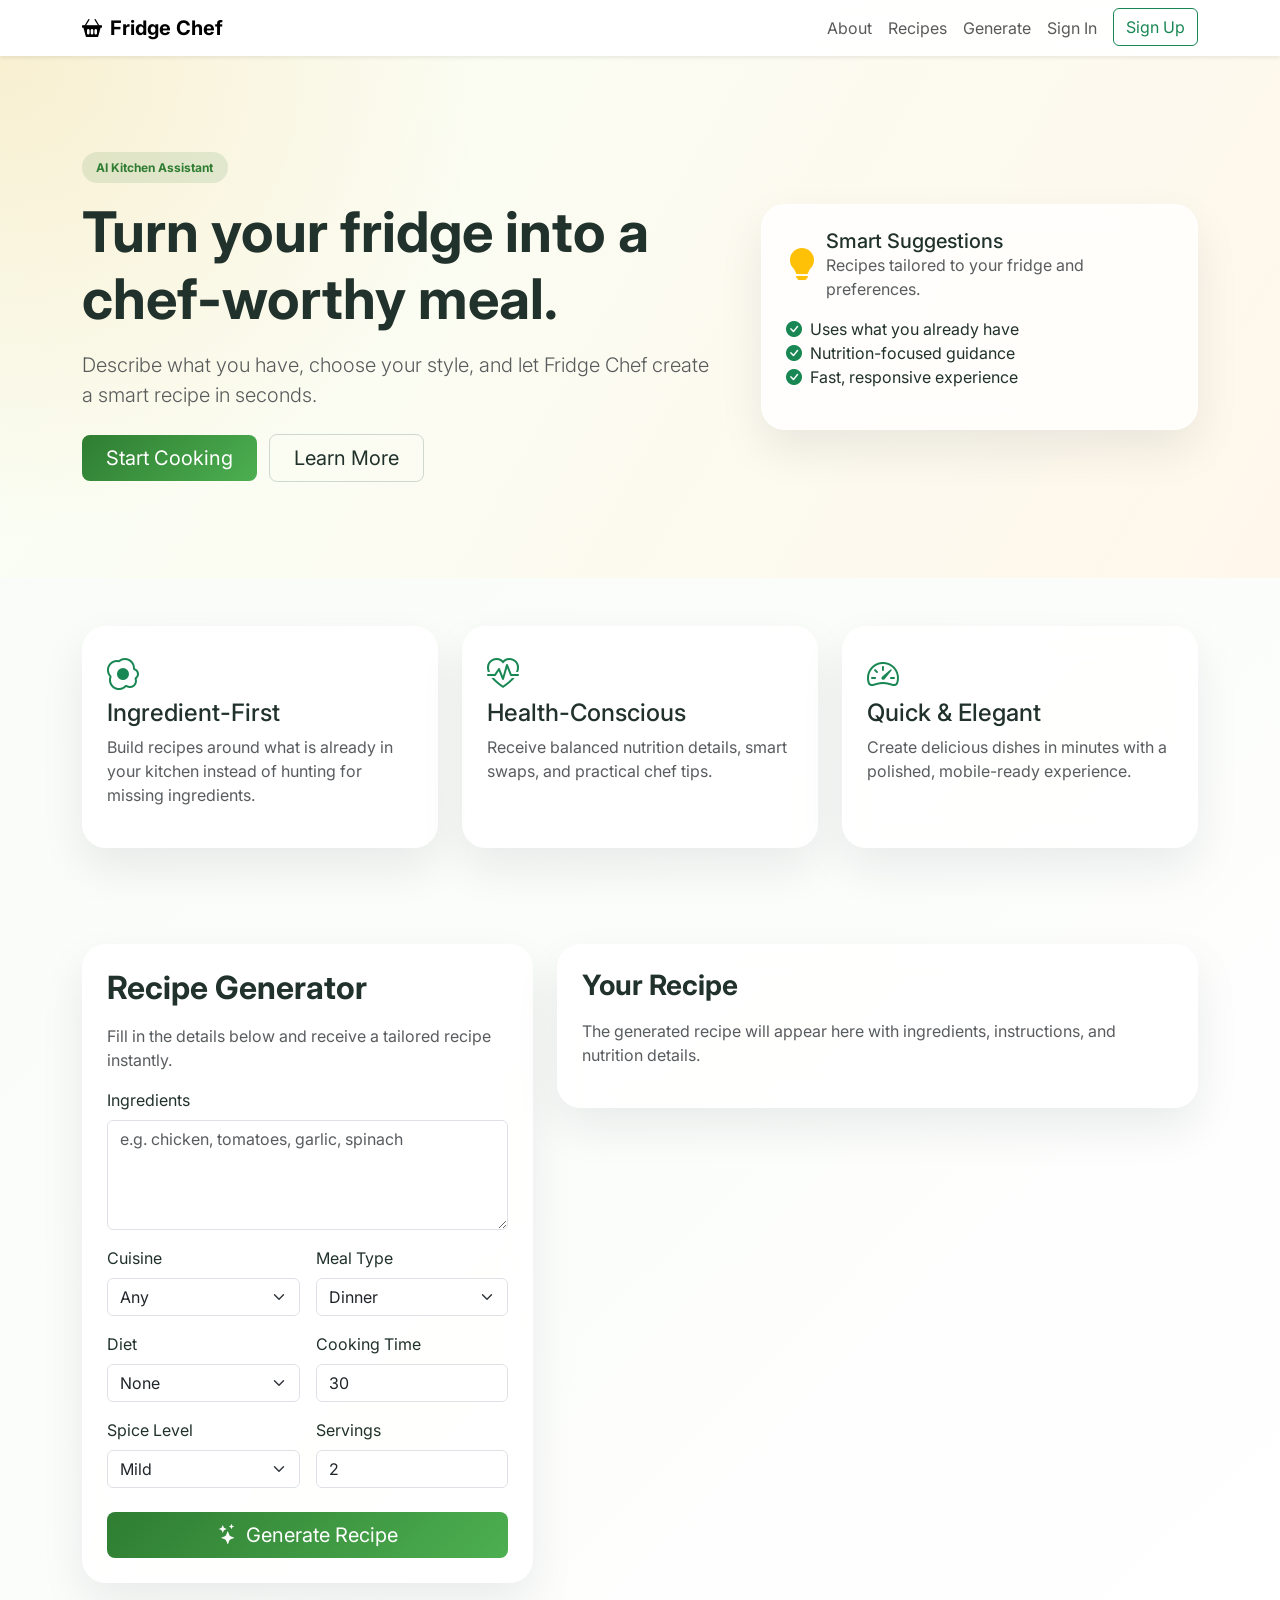
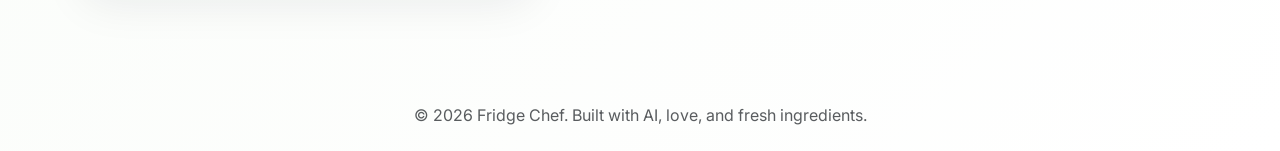
<file: frontend/index.html>
<!DOCTYPE html>
<html lang="en">
  <head>
    <meta charset="UTF-8" />
    <meta name="viewport" content="width=device-width, initial-scale=1.0" />
    <title>Fridge Chef</title>
    <meta name="description" content="Turn your fridge ingredients into delicious recipes with AI." />
    <link href="https://cdn.jsdelivr.net/npm/bootstrap@5.3.3/dist/css/bootstrap.min.css" rel="stylesheet" />
    <link href="https://cdn.jsdelivr.net/npm/bootstrap-icons@1.11.3/font/bootstrap-icons.css" rel="stylesheet" />
    <link rel="preconnect" href="https://fonts.googleapis.com" />
    <link rel="preconnect" href="https://fonts.gstatic.com" crossorigin />
    <link href="https://fonts.googleapis.com/css2?family=Inter:wght@400;500;600;700;800&display=swap" rel="stylesheet" />
    <link rel="stylesheet" href="style.css" />
  </head>
  <body>
    <nav class="navbar navbar-expand-lg navbar-light sticky-top shadow-sm">
      <div class="container">
        <a class="navbar-brand fw-bold" href="index.html"><i class="bi bi-basket2-fill me-2"></i>Fridge Chef</a>
        <button class="navbar-toggler" type="button" data-bs-toggle="collapse" data-bs-target="#navbarNav">
          <span class="navbar-toggler-icon"></span>
        </button>
        <div class="collapse navbar-collapse" id="navbarNav">
          <ul class="navbar-nav ms-auto">
            <li class="nav-item"><a class="nav-link" href="#about">About</a></li>
            <li class="nav-item"><a class="nav-link" href="#generator">Recipes</a></li>
            <li class="nav-item"><a class="nav-link" href="auth.html">Generate</a></li>
            <li class="nav-item"><a class="nav-link" href="auth.html">Sign In</a></li>
            <li class="nav-item"><a class="btn btn-outline-success ms-2" href="signup.html">Sign Up</a></li>
          </ul>
        </div>
      </div>
    </nav>

    <header class="hero-section py-5">
      <div class="container py-5">
        <div class="row align-items-center g-5">
          <div class="col-lg-7">
            <span class="badge rounded-pill mb-3">AI Kitchen Assistant</span>
            <h1 class="display-4 fw-bold mb-3">Turn your fridge into a chef-worthy meal.</h1>
            <p class="lead text-muted mb-4">Describe what you have, choose your style, and let Fridge Chef create a smart recipe in seconds.</p>
            <a href="auth.html" class="btn btn-primary btn-lg px-4 me-2">Start Cooking</a>
            <a href="#about" class="btn btn-outline-secondary btn-lg px-4">Learn More</a>
          </div>
          <div class="col-lg-5">
            <div class="glass-card p-4">
              <div class="d-flex align-items-center mb-3">
                <i class="bi bi-lightbulb-fill fs-2 text-warning me-2"></i>
                <div>
                  <h5 class="mb-0">Smart Suggestions</h5>
                  <p class="text-muted mb-0">Recipes tailored to your fridge and preferences.</p>
                </div>
              </div>
              <ul class="list-unstyled">
                <li><i class="bi bi-check-circle-fill text-success me-2"></i>Uses what you already have</li>
                <li><i class="bi bi-check-circle-fill text-success me-2"></i>Nutrition-focused guidance</li>
                <li><i class="bi bi-check-circle-fill text-success me-2"></i>Fast, responsive experience</li>
              </ul>
            </div>
          </div>
        </div>
      </div>
    </header>

    <main>
      <section id="about" class="py-5">
        <div class="container">
          <div class="row g-4">
            <div class="col-md-4">
              <div class="info-card h-100 p-4">
                <i class="bi bi-egg-fried fs-2 text-success mb-3"></i>
                <h4>Ingredient-First</h4>
                <p class="text-muted">Build recipes around what is already in your kitchen instead of hunting for missing ingredients.</p>
              </div>
            </div>
            <div class="col-md-4">
              <div class="info-card h-100 p-4">
                <i class="bi bi-heart-pulse fs-2 text-success mb-3"></i>
                <h4>Health-Conscious</h4>
                <p class="text-muted">Receive balanced nutrition details, smart swaps, and practical chef tips.</p>
              </div>
            </div>
            <div class="col-md-4">
              <div class="info-card h-100 p-4">
                <i class="bi bi-speedometer2 fs-2 text-success mb-3"></i>
                <h4>Quick & Elegant</h4>
                <p class="text-muted">Create delicious dishes in minutes with a polished, mobile-ready experience.</p>
              </div>
            </div>
          </div>
        </div>
      </section>

      <section id="generator" class="py-5">
        <div class="container">
          <div class="row g-4 align-items-start">
            <div class="col-lg-5">
              <div class="glass-card p-4">
                <h2 class="fw-bold mb-3">Recipe Generator</h2>
                <p class="text-muted">Fill in the details below and receive a tailored recipe instantly.</p>
                <form id="recipeForm" class="needs-validation" novalidate>
                  <div class="mb-3">
                    <label for="ingredients" class="form-label">Ingredients</label>
                    <textarea class="form-control" id="ingredients" rows="4" placeholder="e.g. chicken, tomatoes, garlic, spinach" required></textarea>
                  </div>
                  <div class="row g-3">
                    <div class="col-md-6">
                      <label for="cuisine" class="form-label">Cuisine</label>
                      <select class="form-select" id="cuisine">
                        <option>Any</option>
                        <option>Italian</option>
                        <option>Indian</option>
                        <option>Mexican</option>
                        <option>Asian</option>
                        <option>American</option>
                      </select>
                    </div>
                    <div class="col-md-6">
                      <label for="mealType" class="form-label">Meal Type</label>
                      <select class="form-select" id="mealType">
                        <option>Dinner</option>
                        <option>Breakfast</option>
                        <option>Lunch</option>
                        <option>Snack</option>
                      </select>
                    </div>
                    <div class="col-md-6">
                      <label for="diet" class="form-label">Diet</label>
                      <select class="form-select" id="diet">
                        <option>None</option>
                        <option>Vegetarian</option>
                        <option>Vegan</option>
                        <option>High-Protein</option>
                        <option>Gluten-Free</option>
                      </select>
                    </div>
                    <div class="col-md-6">
                      <label for="cookingTime" class="form-label">Cooking Time</label>
                      <input type="number" class="form-control" id="cookingTime" min="10" max="90" value="30" />
                    </div>
                    <div class="col-md-6">
                      <label for="spiceLevel" class="form-label">Spice Level</label>
                      <select class="form-select" id="spiceLevel">
                        <option>Mild</option>
                        <option>Medium</option>
                        <option>Hot</option>
                      </select>
                    </div>
                    <div class="col-md-6">
                      <label for="servings" class="form-label">Servings</label>
                      <input type="number" class="form-control" id="servings" min="1" max="8" value="2" />
                    </div>
                  </div>
                  <button type="submit" class="btn btn-primary btn-lg w-100 mt-4" id="submitBtn">
                    <span class="me-2"><i class="bi bi-stars"></i></span>Generate Recipe
                  </button>
                </form>
                <div id="loading" class="mt-3 d-none text-center">
                  <div class="spinner-border text-success" role="status"></div>
                  <p class="mt-2 text-muted">Cooking up something delicious...</p>
                </div>
              </div>
            </div>
            <div class="col-lg-7">
              <div id="results" class="recipe-card p-4">
                <h3 class="fw-bold mb-3">Your Recipe</h3>
                <p class="text-muted">The generated recipe will appear here with ingredients, instructions, and nutrition details.</p>
              </div>
            </div>
          </div>
        </div>
      </section>
    </main>

    <footer class="py-4 mt-5">
      <div class="container text-center text-muted">
        <p class="mb-0">© 2026 Fridge Chef. Built with AI, love, and fresh ingredients.</p>
      </div>
    </footer>

    <script src="https://cdn.jsdelivr.net/npm/bootstrap@5.3.3/dist/js/bootstrap.bundle.min.js"></script>
    <script src="script.js"></script>
  </body>
</html>
</file>
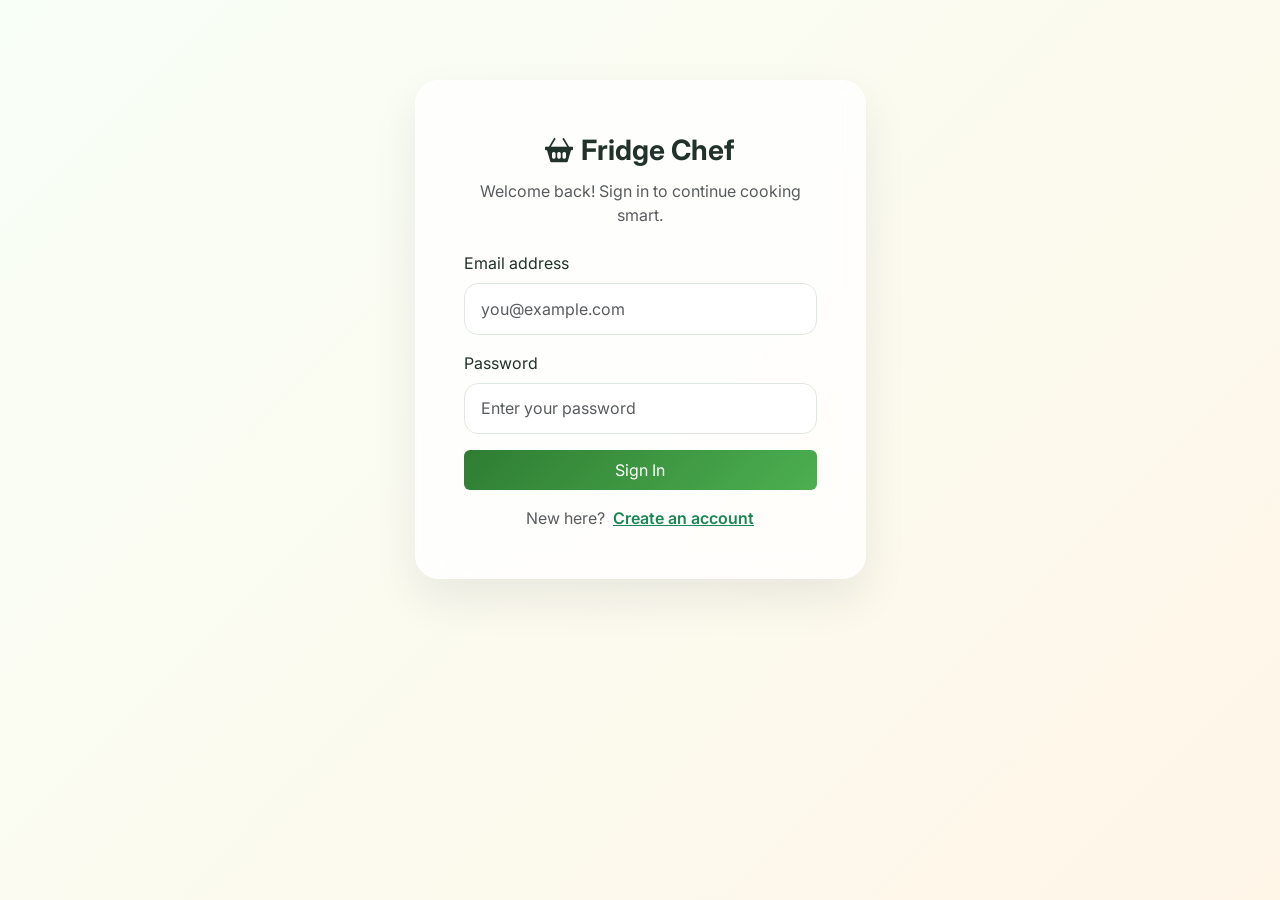
<file: frontend/auth.html>
<!DOCTYPE html>
<html lang="en">
  <head>
    <meta charset="UTF-8" />
    <meta name="viewport" content="width=device-width, initial-scale=1.0" />
    <title>Fridge Chef | Sign In</title>
    <link href="https://cdn.jsdelivr.net/npm/bootstrap@5.3.3/dist/css/bootstrap.min.css" rel="stylesheet" />
    <link href="https://cdn.jsdelivr.net/npm/bootstrap-icons@1.11.3/font/bootstrap-icons.css" rel="stylesheet" />
    <link href="https://fonts.googleapis.com/css2?family=Inter:wght@400;500;600;700;800&display=swap" rel="stylesheet" />
    <link rel="stylesheet" href="style.css" />
  </head>
  <body class="auth-page">
    <div class="container py-5">
      <div class="row justify-content-center">
        <div class="col-lg-5 col-md-7">
          <div class="glass-card auth-card p-4 p-md-5">
            <div class="text-center mb-4">
              <a href="index.html" class="navbar-brand fw-bold fs-3 text-decoration-none"><i class="bi bi-basket2-fill me-2"></i>Fridge Chef</a>
              <p class="text-muted mt-2">Welcome back! Sign in to continue cooking smart.</p>
            </div>
            <div id="formMessage" class="alert d-none" role="status"></div>
            <form id="signinForm" action="/signin" method="post" novalidate>
              <div class="mb-3">
                <label class="form-label" for="signinEmail">Email address</label>
                <input id="signinEmail" name="email" type="email" class="form-control" placeholder="you@example.com" required />
              </div>
              <div class="mb-3">
                <label class="form-label" for="signinPassword">Password</label>
                <input id="signinPassword" name="password" type="password" class="form-control" placeholder="Enter your password" required />
              </div>
              <button class="btn btn-primary w-100 py-2" type="submit">Sign In</button>
            </form>
            <div class="text-center mt-3">
              <span class="text-muted">New here?</span>
              <a href="signup.html" class="ms-1 text-success fw-semibold">Create an account</a>
            </div>
          </div>
        </div>
      </div>
    </div>
    <script src="script.js"></script>
  </body>
</html>
</file>
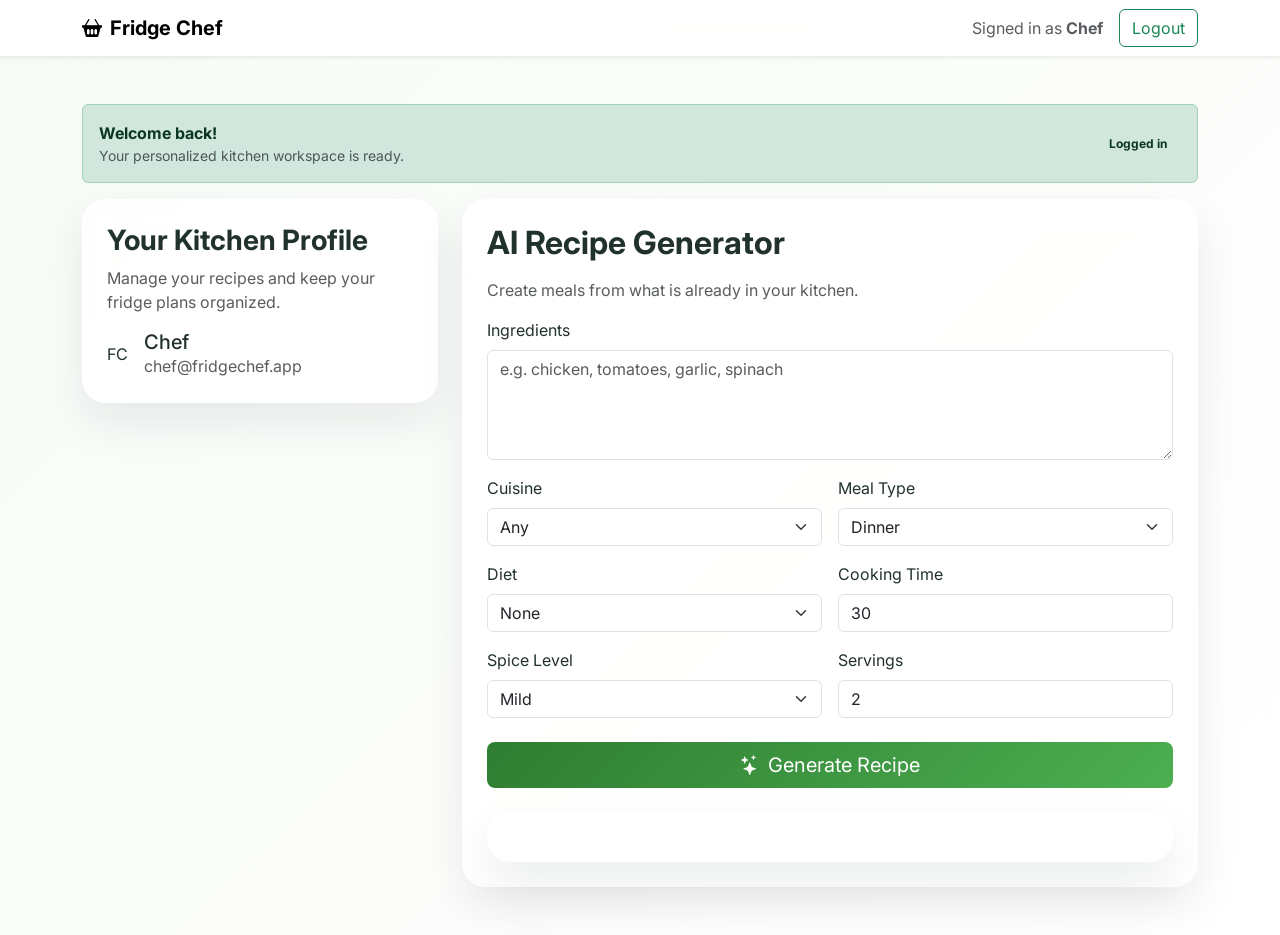
<file: frontend/dashboard.html>
<!DOCTYPE html>
<html lang="en">
  <head>
    <meta charset="UTF-8" />
    <meta name="viewport" content="width=device-width, initial-scale=1.0" />
    <title>Fridge Chef | Dashboard</title>
    <link href="https://cdn.jsdelivr.net/npm/bootstrap@5.3.3/dist/css/bootstrap.min.css" rel="stylesheet" />
    <link href="https://cdn.jsdelivr.net/npm/bootstrap-icons@1.11.3/font/bootstrap-icons.css" rel="stylesheet" />
    <link href="https://fonts.googleapis.com/css2?family=Inter:wght@400;500;600;700;800&display=swap" rel="stylesheet" />
    <link rel="stylesheet" href="style.css" />
  </head>
  <body>
    <nav class="navbar navbar-expand-lg navbar-light sticky-top shadow-sm">
      <div class="container">
        <a class="navbar-brand fw-bold" href="dashboard.html"><i class="bi bi-basket2-fill me-2"></i>Fridge Chef</a>
        <div class="ms-auto d-flex align-items-center gap-2">
          <span class="text-muted me-2">Signed in as <strong id="userName">Chef</strong></span>
          <a href="/logout" class="btn btn-outline-success">Logout</a>
        </div>
      </div>
    </nav>

    <main class="container py-5">
      <div class="alert alert-success d-flex align-items-center justify-content-between" role="status">
        <div>
          <strong>Welcome back!</strong>
          <div class="small text-muted">Your personalized kitchen workspace is ready.</div>
        </div>
        <span class="badge rounded-pill bg-success-subtle text-success-emphasis">Logged in</span>
      </div>
      <div class="row g-4 align-items-start">
        <div class="col-lg-4">
          <div class="glass-card p-4">
            <h3 class="fw-bold">Your Kitchen Profile</h3>
            <p class="text-muted">Manage your recipes and keep your fridge plans organized.</p>
            <div class="d-flex align-items-center gap-3 mt-3">
              <div class="avatar">FC</div>
              <div>
                <h5 class="mb-0" id="profileName">Chef</h5>
                <p class="text-muted mb-0" id="profileEmail">chef@fridgechef.app</p>
              </div>
            </div>
          </div>
        </div>
        <div class="col-lg-8">
          <div class="glass-card p-4">
            <h2 class="fw-bold mb-3">AI Recipe Generator</h2>
            <p class="text-muted">Create meals from what is already in your kitchen.</p>
            <form id="recipeForm" class="needs-validation" novalidate>
              <div class="mb-3">
                <label for="ingredients" class="form-label">Ingredients</label>
                <textarea class="form-control" id="ingredients" rows="4" placeholder="e.g. chicken, tomatoes, garlic, spinach" required></textarea>
              </div>
              <div class="row g-3">
                <div class="col-md-6">
                  <label for="cuisine" class="form-label">Cuisine</label>
                  <select class="form-select" id="cuisine">
                    <option>Any</option>
                    <option>Italian</option>
                    <option>Indian</option>
                    <option>Mexican</option>
                    <option>Asian</option>
                    <option>American</option>
                  </select>
                </div>
                <div class="col-md-6">
                  <label for="mealType" class="form-label">Meal Type</label>
                  <select class="form-select" id="mealType">
                    <option>Dinner</option>
                    <option>Breakfast</option>
                    <option>Lunch</option>
                    <option>Snack</option>
                  </select>
                </div>
                <div class="col-md-6">
                  <label for="diet" class="form-label">Diet</label>
                  <select class="form-select" id="diet">
                    <option>None</option>
                    <option>Vegetarian</option>
                    <option>Vegan</option>
                    <option>High-Protein</option>
                    <option>Gluten-Free</option>
                  </select>
                </div>
                <div class="col-md-6">
                  <label for="cookingTime" class="form-label">Cooking Time</label>
                  <input type="number" class="form-control" id="cookingTime" min="10" max="90" value="30" />
                </div>
                <div class="col-md-6">
                  <label for="spiceLevel" class="form-label">Spice Level</label>
                  <select class="form-select" id="spiceLevel">
                    <option>Mild</option>
                    <option>Medium</option>
                    <option>Hot</option>
                  </select>
                </div>
                <div class="col-md-6">
                  <label for="servings" class="form-label">Servings</label>
                  <input type="number" class="form-control" id="servings" min="1" max="8" value="2" />
                </div>
              </div>
              <button type="submit" class="btn btn-primary btn-lg w-100 mt-4" id="submitBtn"><i class="bi bi-stars me-2"></i>Generate Recipe</button>
            </form>
            <div id="loading" class="mt-3 d-none text-center">
              <div class="spinner-border text-success" role="status"></div>
              <p class="mt-2 text-muted">Cooking up something delicious...</p>
            </div>
            <div id="results" class="recipe-card p-4 mt-4"></div>
          </div>
        </div>
      </div>
    </main>

    <script src="https://cdn.jsdelivr.net/npm/bootstrap@5.3.3/dist/js/bootstrap.bundle.min.js"></script>
    <script src="script.js"></script>
  </body>
</html>
</file>
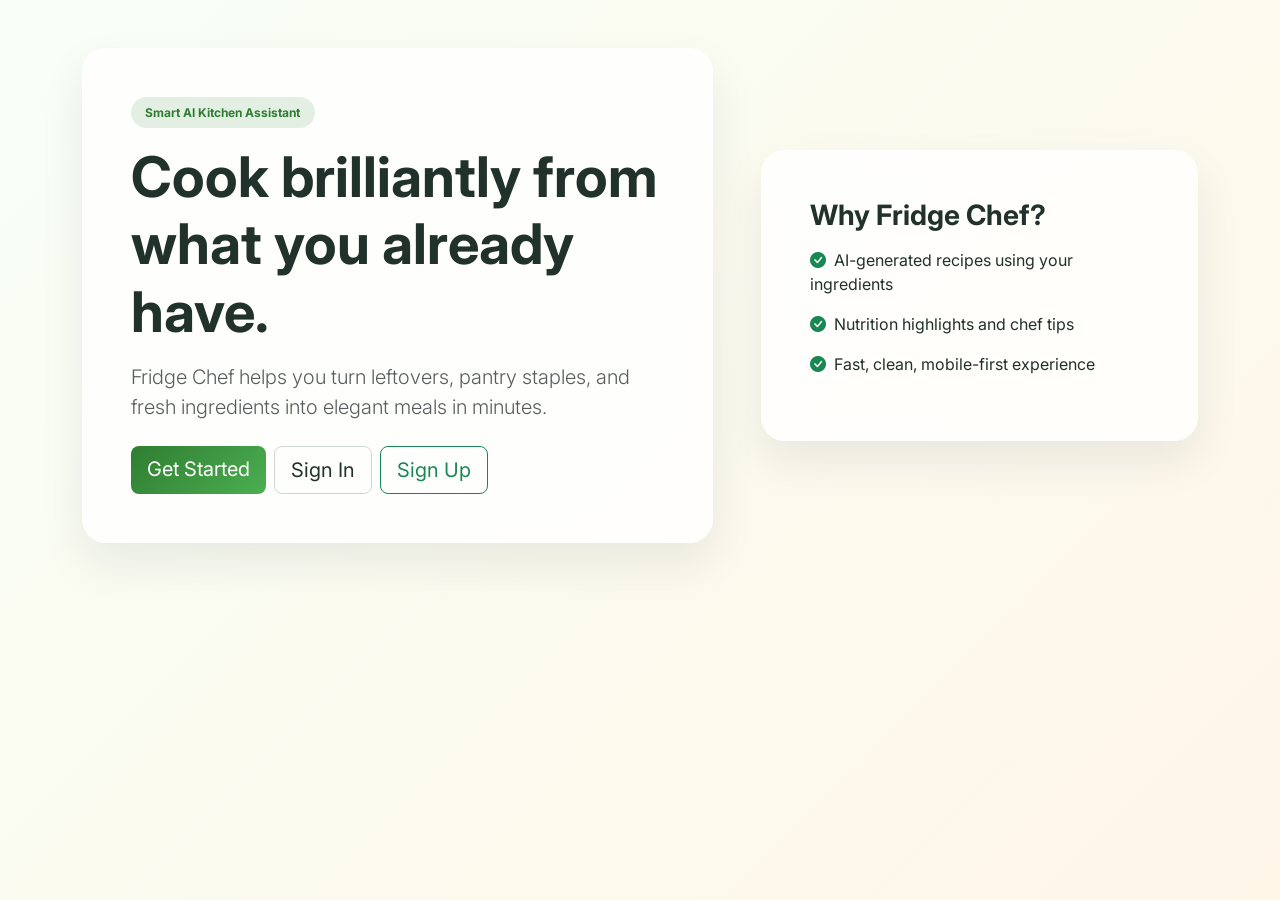
<file: frontend/landing.html>
<!DOCTYPE html>
<html lang="en">
  <head>
    <meta charset="UTF-8" />
    <meta name="viewport" content="width=device-width, initial-scale=1.0" />
    <title>Fridge Chef</title>
    <link href="https://cdn.jsdelivr.net/npm/bootstrap@5.3.3/dist/css/bootstrap.min.css" rel="stylesheet" />
    <link href="https://cdn.jsdelivr.net/npm/bootstrap-icons@1.11.3/font/bootstrap-icons.css" rel="stylesheet" />
    <link href="https://fonts.googleapis.com/css2?family=Inter:wght@400;500;600;700;800&display=swap" rel="stylesheet" />
    <link rel="stylesheet" href="style.css" />
  </head>
  <body class="auth-page">
    <div class="container py-5">
      <div class="row align-items-center g-5">
        <div class="col-lg-7">
          <div class="glass-card p-4 p-md-5">
            <span class="badge rounded-pill mb-3">Smart AI Kitchen Assistant</span>
            <h1 class="display-4 fw-bold mb-3">Cook brilliantly from what you already have.</h1>
            <p class="lead text-muted mb-4">Fridge Chef helps you turn leftovers, pantry staples, and fresh ingredients into elegant meals in minutes.</p>
            <div class="d-flex flex-wrap gap-2">
              <a href="signup.html" class="btn btn-primary btn-lg">Get Started</a>
              <a href="auth.html" class="btn btn-outline-secondary btn-lg">Sign In</a>
              <a href="signup.html" class="btn btn-outline-success btn-lg">Sign Up</a>
            </div>
          </div>
        </div>
        <div class="col-lg-5">
          <div class="glass-card p-4 p-md-5">
            <h3 class="fw-bold mb-3">Why Fridge Chef?</h3>
            <ul class="list-unstyled">
              <li class="mb-3"><i class="bi bi-check-circle-fill text-success me-2"></i>AI-generated recipes using your ingredients</li>
              <li class="mb-3"><i class="bi bi-check-circle-fill text-success me-2"></i>Nutrition highlights and chef tips</li>
              <li class="mb-3"><i class="bi bi-check-circle-fill text-success me-2"></i>Fast, clean, mobile-first experience</li>
            </ul>
          </div>
        </div>
      </div>
    </div>
  </body>
</html>
</file>
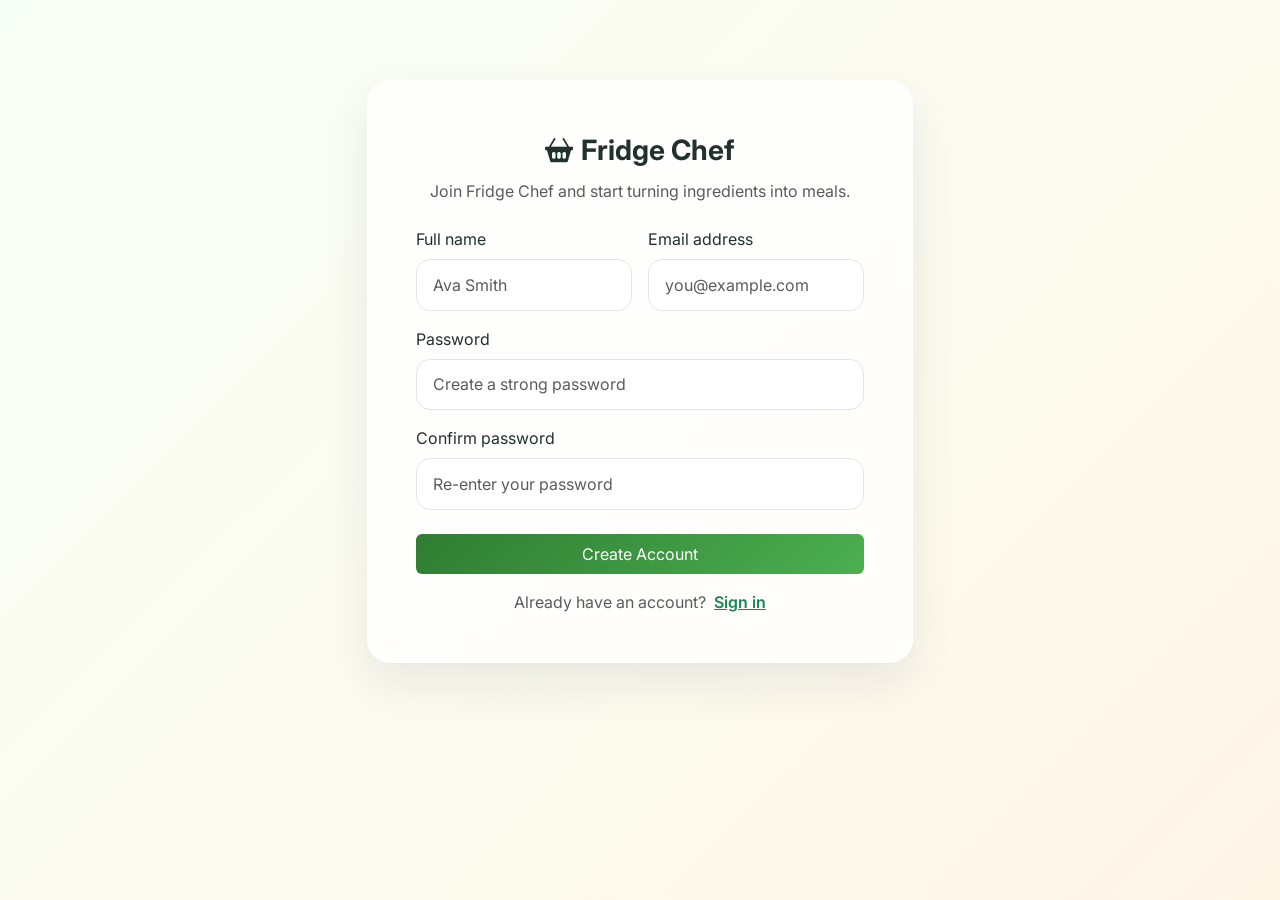
<file: frontend/signup.html>
<!DOCTYPE html>
<html lang="en">
  <head>
    <meta charset="UTF-8" />
    <meta name="viewport" content="width=device-width, initial-scale=1.0" />
    <title>Fridge Chef | Sign Up</title>
    <link href="https://cdn.jsdelivr.net/npm/bootstrap@5.3.3/dist/css/bootstrap.min.css" rel="stylesheet" />
    <link href="https://cdn.jsdelivr.net/npm/bootstrap-icons@1.11.3/font/bootstrap-icons.css" rel="stylesheet" />
    <link href="https://fonts.googleapis.com/css2?family=Inter:wght@400;500;600;700;800&display=swap" rel="stylesheet" />
    <link rel="stylesheet" href="style.css" />
  </head>
  <body class="auth-page">
    <div class="container py-5">
      <div class="row justify-content-center">
        <div class="col-lg-6 col-md-8">
          <div class="glass-card auth-card p-4 p-md-5">
            <div class="text-center mb-4">
              <a href="index.html" class="navbar-brand fw-bold fs-3 text-decoration-none"><i class="bi bi-basket2-fill me-2"></i>Fridge Chef</a>
              <p class="text-muted mt-2">Join Fridge Chef and start turning ingredients into meals.</p>
            </div>
            <div id="formMessage" class="alert d-none" role="status"></div>
            <form id="signupForm" action="/signup" method="post" novalidate>
              <div class="row g-3">
                <div class="col-md-6">
                  <label class="form-label" for="fullName">Full name</label>
                  <input id="fullName" name="full_name" type="text" class="form-control" placeholder="Ava Smith" required />
                </div>
                <div class="col-md-6">
                  <label class="form-label" for="signupEmail">Email address</label>
                  <input id="signupEmail" name="email" type="email" class="form-control" placeholder="you@example.com" required />
                </div>
              </div>
              <div class="mt-3">
                <label class="form-label" for="signupPassword">Password</label>
                <input id="signupPassword" name="password" type="password" class="form-control" placeholder="Create a strong password" required />
              </div>
              <div class="mt-3">
                <label class="form-label" for="confirmPassword">Confirm password</label>
                <input id="confirmPassword" name="confirm_password" type="password" class="form-control" placeholder="Re-enter your password" required />
              </div>
              <button class="btn btn-primary w-100 py-2 mt-4" type="submit">Create Account</button>
            </form>
            <div class="text-center mt-3">
              <span class="text-muted">Already have an account?</span>
              <a href="auth.html" class="ms-1 text-success fw-semibold">Sign in</a>
            </div>
          </div>
        </div>
      </div>
    </div>
    <script src="script.js"></script>
  </body>
</html>
</file>
<file: frontend/style.css>
:root {
  --primary: #2f7d32;
  --secondary: #f59e0b;
  --accent: #fff8f0;
  --text: #21312b;
  --muted: #6b7a72;
  --bg: #f7fbf6;
}

* {
  box-sizing: border-box;
}

html {
  scroll-behavior: smooth;
}

body {
  font-family: 'Inter', sans-serif;
  color: var(--text);
  background: linear-gradient(135deg, var(--bg), #ffffff);
}

.navbar {
  background: rgba(255, 255, 255, 0.85);
  backdrop-filter: blur(10px);
}

.hero-section {
  background: radial-gradient(circle at top left, rgba(245, 158, 11, 0.16), transparent 35%), linear-gradient(120deg, #f9fff6 0%, #fff7eb 100%);
}

.badge {
  background: rgba(47, 125, 50, 0.12);
  color: var(--primary);
  padding: 0.6rem 0.9rem;
}

.glass-card,
.info-card,
.recipe-card,
.auth-card {
  border-radius: 24px;
  background: rgba(255, 255, 255, 0.78);
  backdrop-filter: blur(12px);
  box-shadow: 0 20px 45px rgba(15, 23, 42, 0.08);
  border: 1px solid rgba(255, 255, 255, 0.7);
}

.auth-page {
  min-height: 100vh;
  background: linear-gradient(135deg, #f8fff7 0%, #fff6e8 100%);
}

.auth-card {
  margin-top: 2rem;
}

.auth-card .form-control {
  border-radius: 14px;
  border: 1px solid #dfe8df;
  padding: 0.8rem 1rem;
}

.auth-card .form-control:focus {
  border-color: var(--primary);
  box-shadow: 0 0 0 0.2rem rgba(47, 125, 50, 0.15);
}

.btn-primary {
  background: linear-gradient(135deg, var(--primary), #4caf50);
  border: none;
}

.btn-outline-secondary {
  border-color: #cfd8cf;
  color: var(--text);
}

.btn:hover {
  transform: translateY(-2px);
  transition: transform 0.2s ease;
}

.recipe-card ul,
.recipe-card ol {
  padding-left: 1.1rem;
}

.recipe-pill {
  display: inline-block;
  padding: 0.35rem 0.7rem;
  border-radius: 999px;
  background: rgba(47, 125, 50, 0.12);
  color: var(--primary);
  margin: 0.2rem 0.3rem 0.2rem 0;
  font-size: 0.9rem;
}

.fade-in {
  animation: fadeIn 0.6s ease-in-out;
}

@keyframes fadeIn {
  from { opacity: 0; transform: translateY(12px); }
  to { opacity: 1; transform: translateY(0); }
}

@media (max-width: 768px) {
  .hero-section {
    padding-top: 2rem !important;
  }

  .display-4 {
    font-size: 2.2rem;
  }
}
</file>
